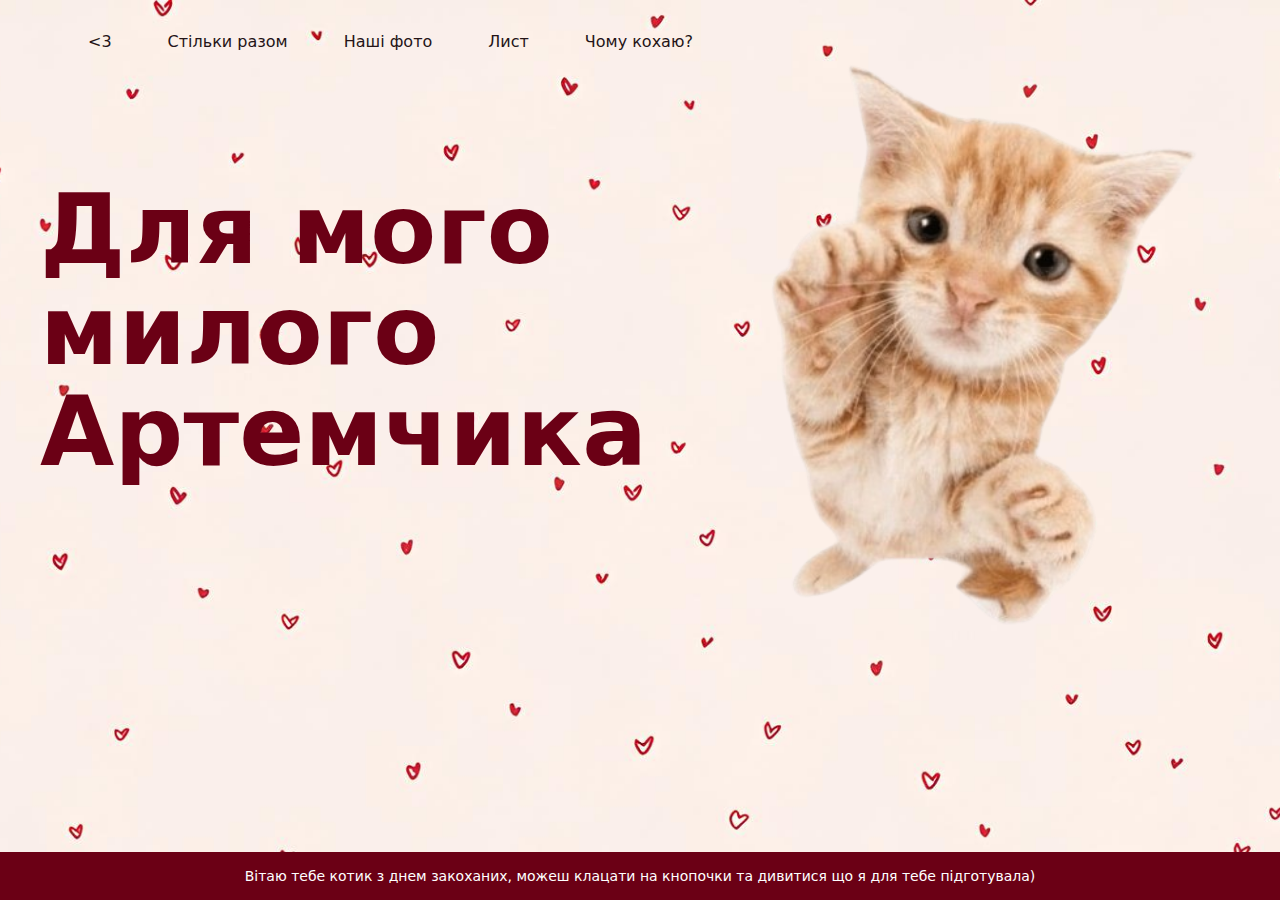
<file: index.html>
<!doctype html>
<html lang="uk">
  <head>
    <meta charset="utf-8" />
    <meta name="viewport" content="width=device-width, initial-scale=1" />
    <title>Для котусі</title>
    <link rel="stylesheet" href="style.css" />
  </head>
  <body>
    <header>
      <ul>
        <li><a href="./index.html">&lt;3</a></li>
        <li><a href="./desktop2.html">Стільки разом </a></li>
        <li><a href="./desktop3.html">Наші фото</a></li>
        <li><a href="./desktop4.html">Лист</a></li>
        <li><a href="./desktop5.html">Чому кохаю?</a></li>
      </ul>
    </header>
    <h1>
      Для мого<br />
      милого<br />
      Артемчика
    </h1>
    <div>
      <img src="./image/red-cat.png" alt="red cat" />
    </div>
    <footer>
      <h3>
        Вітаю тебе котик з днем закоханих, можеш клацати на кнопочки та дивитися
        що я для тебе підготувала)
      </h3>
    </footer>
  </body>
</html>
</file>
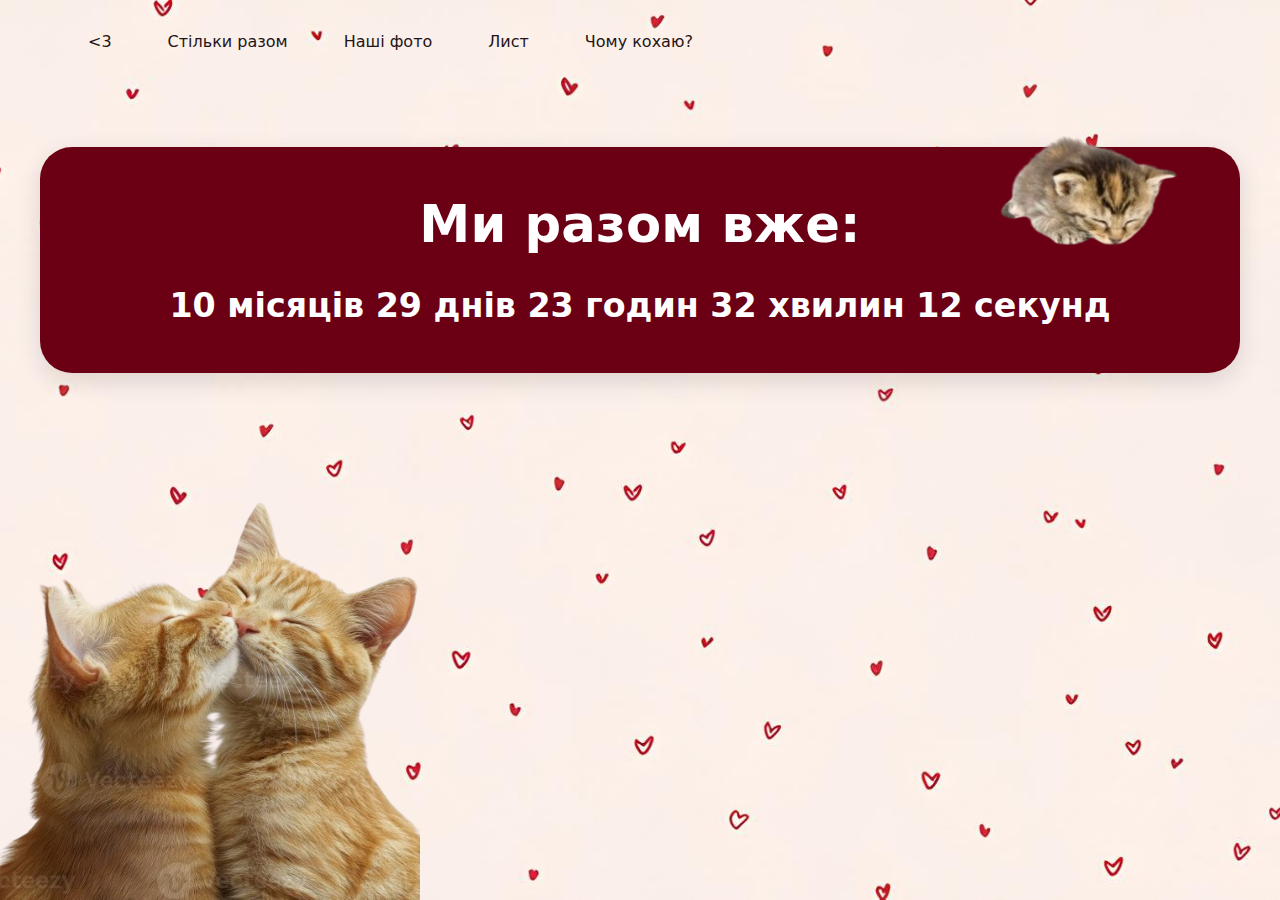
<file: desktop2.html>
<!doctype html>
<html lang="uk">
  <head>
    <meta charset="UTF-8" />
    <meta name="viewport" content="width=device-width, initial-scale=1.0" />
    <title>Скільки ми разом</title>
    <link rel="stylesheet" href="style.css" />
  </head>
  <body>
    <header>
      <ul>
        <li><a href="./loveme.html">&lt;3</a></li>
        <li><a href="./desktop2.html">Стільки разом </a></li>
        <li><a href="./desktop3.html">Наші фото</a></li>
        <li><a href="./desktop4.html">Лист</a></li>
        <li><a href="./desktop5.html">Чому кохаю?</a></li>
      </ul>
    </header>
    <div>
      <img src="./image/sleep-cat.png" alt="sleep cat" />
    </div>
    <div class="timer">
      <h2>Ми разом вже:</h2>
      <p id="loveTimer"></p>
    </div>
    <script>
      const startDate = new Date("2025-08-24T18:50:00");

      function updateTimer() {
        const now = new Date();

        let years = now.getFullYear() - startDate.getFullYear();
        let months = now.getMonth() - startDate.getMonth();
        let days = now.getDate() - startDate.getDate();
        let hours = now.getHours() - startDate.getHours();
        let minutes = now.getMinutes() - startDate.getMinutes();
        let seconds = now.getSeconds() - startDate.getSeconds();

        if (seconds < 0) {
          seconds += 60;
          minutes--;
        }

        if (minutes < 0) {
          minutes += 60;
          hours--;
        }

        if (hours < 0) {
          hours += 24;
          days--;
        }

        if (days < 0) {
          const lastMonth = new Date(now.getFullYear(), now.getMonth(), 0);
          days += lastMonth.getDate();
          months--;
        }

        if (months < 0) {
          months += 12;
          years--;
        }

        document.getElementById("loveTimer").innerHTML =
          `${months + years * 12} місяців ${days} днів ${hours} годин ${minutes} хвилин ${seconds} секунд `;
      }

      updateTimer();
      setInterval(updateTimer, 1000);
    </script>
    <div>
      <img src="./image/love-cat.png" alt="kiss cat" />
    </div>
  </body>
</html>
</file>
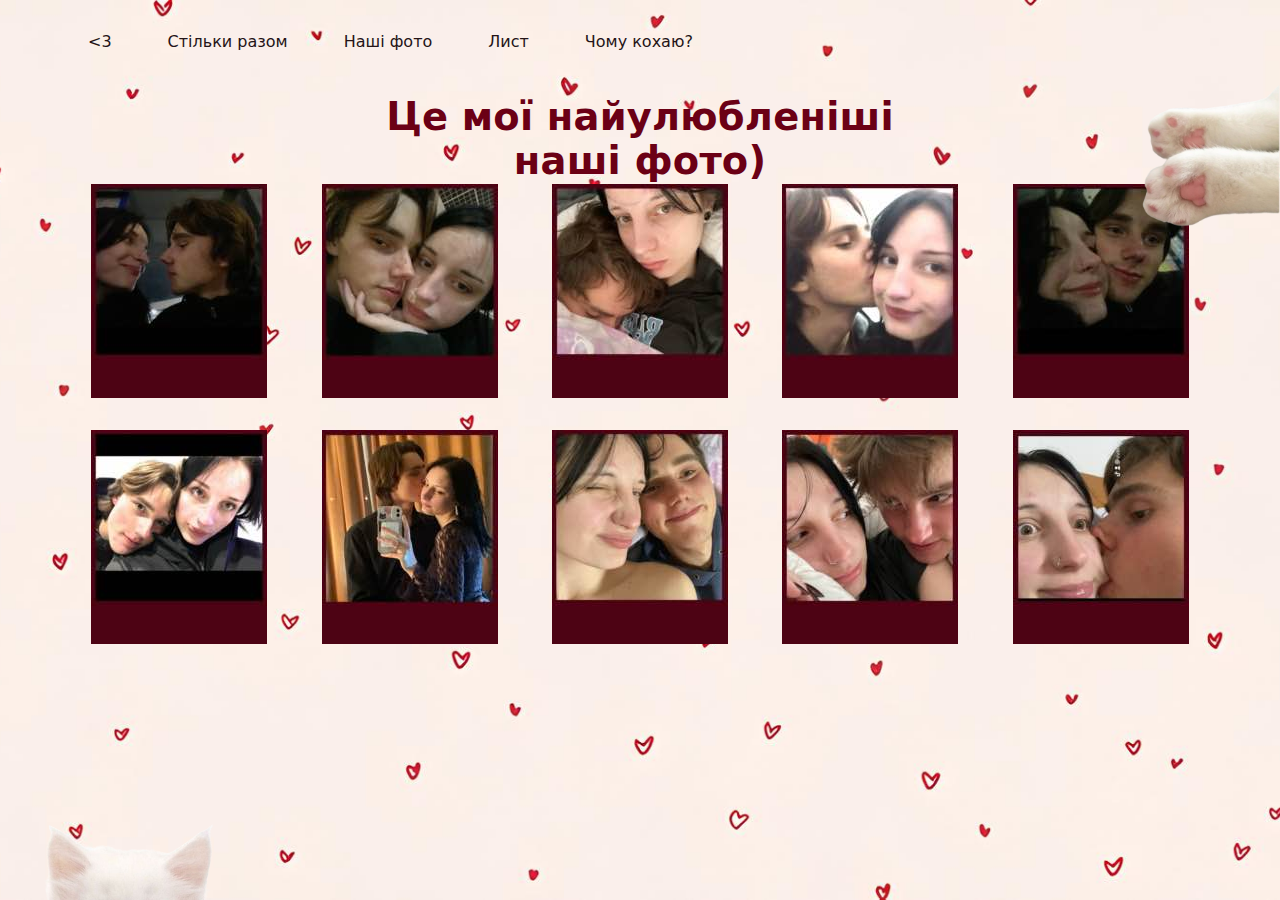
<file: desktop3.html>
<!doctype html>
<html lang="uk">
  <head>
    <meta charset="utf-8" />
    <meta name="viewport" content="width=device-width, initial-scale=1" />
    <title>Для котусі</title>
    <link rel="stylesheet" href="style.css" />
  </head>
  <body>
    <header>
      <ul>
        <li><a href="./loveme.html">&lt;3</a></li>
        <li><a href="./desktop2.html">Стільки разом </a></li>
        <li><a href="./desktop3.html">Наші фото</a></li>
        <li><a href="./desktop4.html">Лист</a></li>
        <li><a href="./desktop5.html">Чому кохаю?</a></li>
      </ul>
    </header>
    <div>
      <img src="./image/paws-cat.png" alt="paws cat" />
    </div>
    <section class="gallery">
      <h2>Це мої найулюбленіші<br />наші фото)</h2>

      <div class="photo-grid">
        <div class="photo"><img src="./image/photo1.jpg" alt="1" /></div>
        <div class="photo"><img src="./image/photo2.jpg" alt="2" /></div>
        <div class="photo"><img src="./image/photo3.jpg" alt="3" /></div>
        <div class="photo"><img src="./image/photo4.jpg" alt="4" /></div>
        <div class="photo"><img src="./image/photo5.jpg" alt="5" /></div>
        <div class="photo"><img src="./image/photo6.jpg" alt="6" /></div>
        <div class="photo"><img src="./image/photo7.jpg" alt="7" /></div>
        <div class="photo"><img src="./image/photo8.jpg" alt="8" /></div>
        <div class="photo"><img src="./image/photo9.jpg" alt="9" /></div>
        <div class="photo"><img src="./image/photo10.jpg" alt="10" /></div>
      </div>
    </section>
    <div>
      <img src="./image/ears-cat.png" alt="ears cat" />
    </div>
  </body>
</html>
</file>
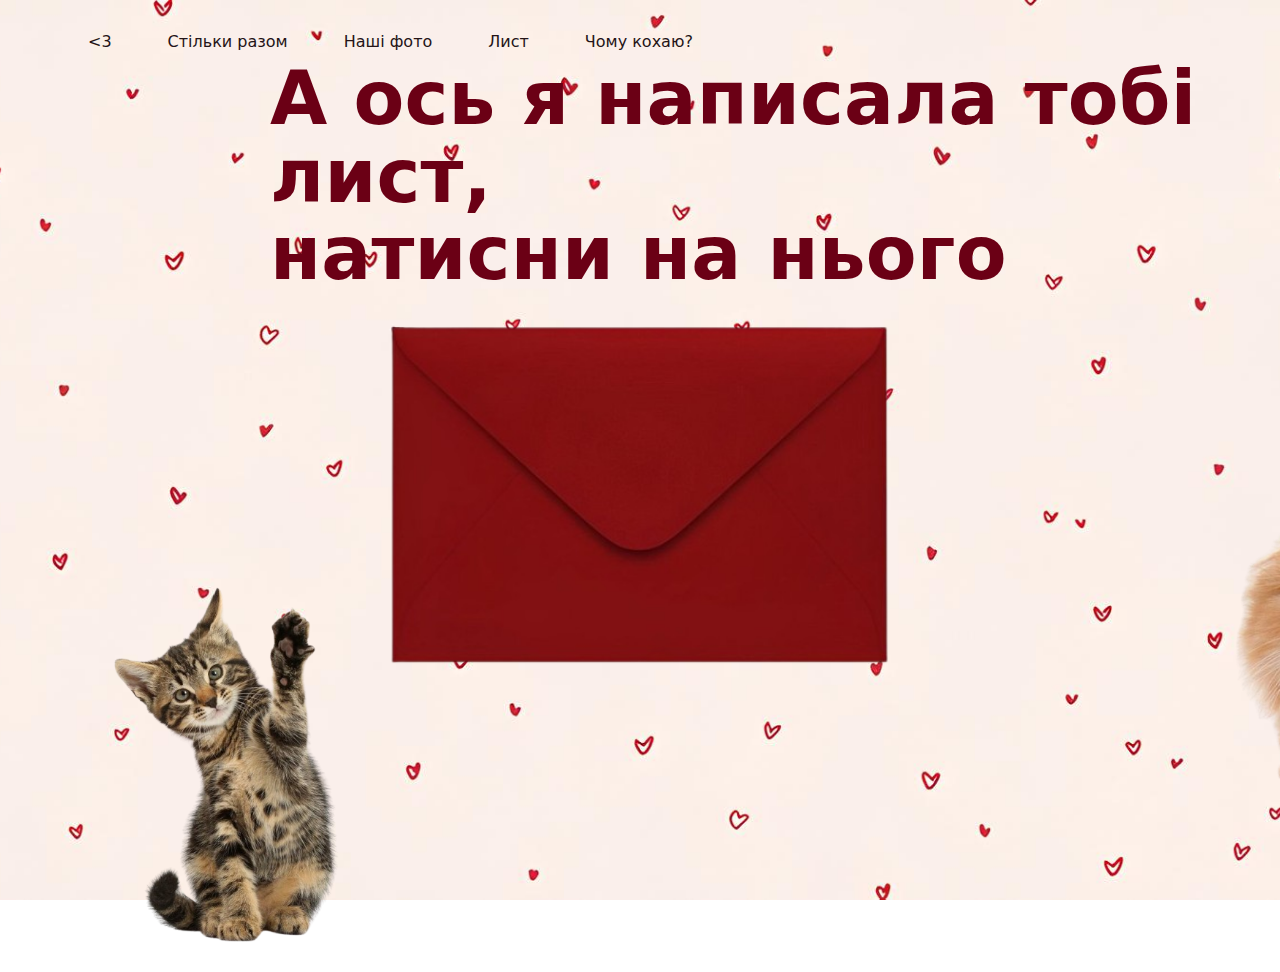
<file: desktop4.html>
<!doctype html>
<html lang="uk">
  <head>
    <meta charset="utf-8" />
    <meta name="viewport" content="width=device-width, initial-scale=1" />
    <title>Для котусі</title>
    <link rel="stylesheet" href="style.css" />
  </head>
  <body>
    <header>
      <ul>
        <li><a href="./loveme.html">&lt;3</a></li>
        <li><a href="./desktop2.html">Стільки разом </a></li>
        <li><a href="./desktop3.html">Наші фото</a></li>
        <li><a href="./desktop4.html">Лист</a></li>
        <li><a href="./desktop5.html">Чому кохаю?</a></li>
      </ul>
    </header>
    <h2>
      А ось я написала тобі лист,<br />
      натисни на нього
    </h2>
    <img src="./image/kiss-cat.png" alt="kiss cat" />
    <img src="./image/cat-rabi.png" alt="cat rabiy" />
    <a href="./desktop41.html">
      <img src="./image/Envelope.png" alt="list" />
    </a>
  </body>
</html>
</file>
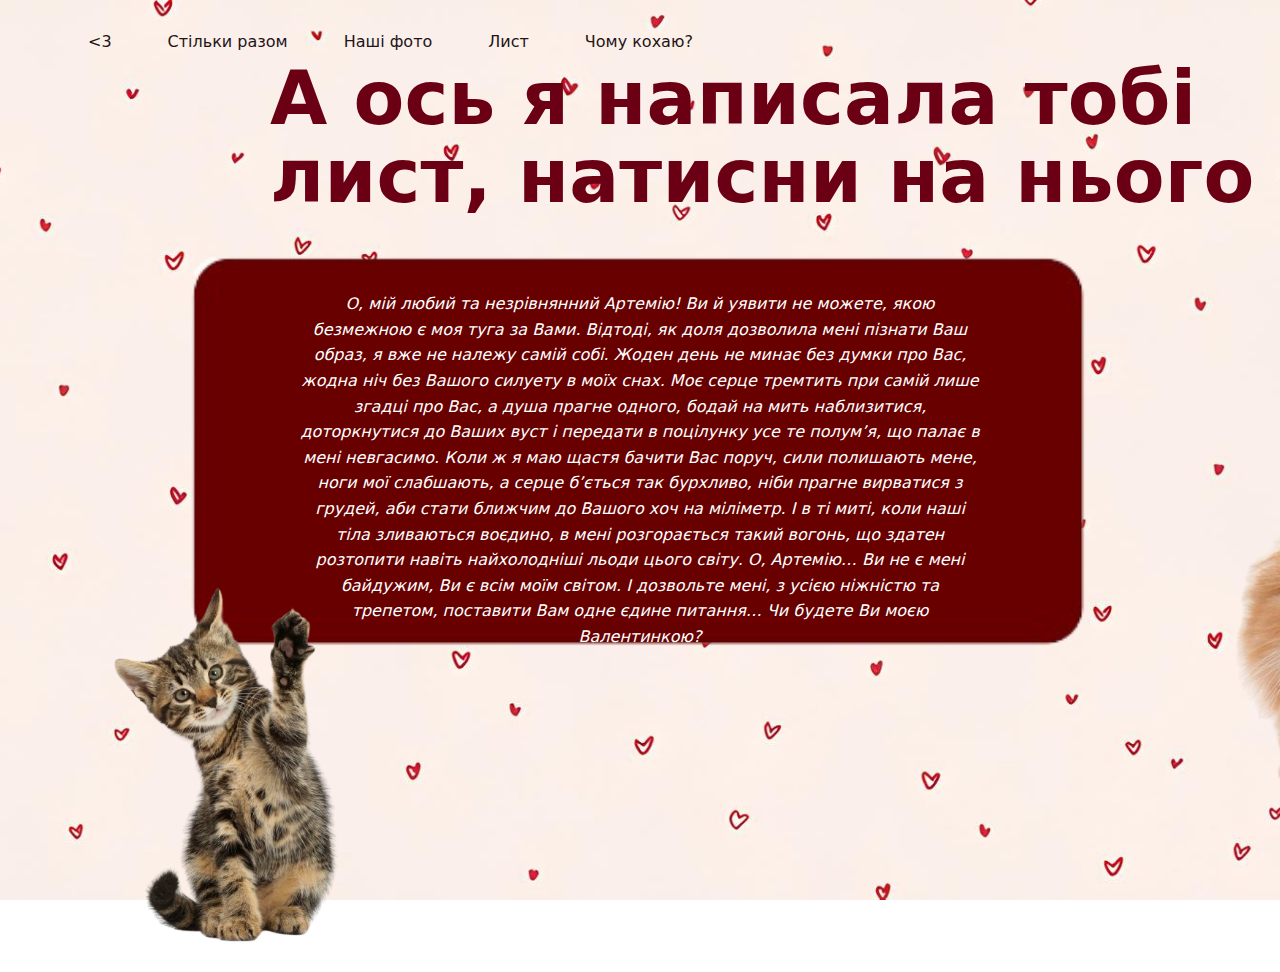
<file: desktop41.html>
<!doctype html>
<html lang="uk">
  <head>
    <meta charset="utf-8" />
    <meta name="viewport" content="width=device-width, initial-scale=1" />
    <title>Для котусі</title>
    <link rel="stylesheet" href="style.css" />
  </head>
  <body>
    <header>
      <ul>
        <li><a href="./loveme.html">&lt;3</a></li>
        <li><a href="./desktop2.html">Стільки разом </a></li>
        <li><a href="./desktop3.html">Наші фото</a></li>
        <li><a href="./desktop4.html">Лист</a></li>
        <li><a href="./desktop5.html">Чому кохаю?</a></li>
      </ul>
    </header>
    <h2>А ось я написала тобі лист, натисни на нього</h2>
    <img src="./image/kiss-cat.png" alt="kiss cat" />
    <img src="./image/cat-rabi.png" alt="cat rabiy" />

    <img src="./image/kvadrat.png" alt="kvadrat" />
    <p>
      О, мій любий та незрівнянний Артемію! Ви й уявити не можете, якою
      безмежною є моя туга за Вами. Відтоді, як доля дозволила мені пізнати Ваш
      образ, я вже не належу самій собі. Жоден день не минає без думки про Вас,
      жодна ніч без Вашого силуету в моїх снах. Моє серце тремтить при самій
      лише згадці про Вас, а душа прагне одного, бодай на мить наблизитися,
      доторкнутися до Ваших вуст і передати в поцілунку усе те полум’я, що палає
      в мені невгасимо. Коли ж я маю щастя бачити Вас поруч, сили полишають
      мене, ноги мої слабшають, а серце б’ється так бурхливо, ніби прагне
      вирватися з грудей, аби стати ближчим до Вашого хоч на міліметр. І в ті
      миті, коли наші тіла зливаються воєдино, в мені розгорається такий вогонь,
      що здатен розтопити навіть найхолодніші льоди цього світу. О, Артемію… Ви
      не є мені байдужим, Ви є всім моїм світом. І дозвольте мені, з усією
      ніжністю та трепетом, поставити Вам одне єдине питання… Чи будете Ви моєю
      Валентинкою?
    </p>
  </body>
</html>
</file>
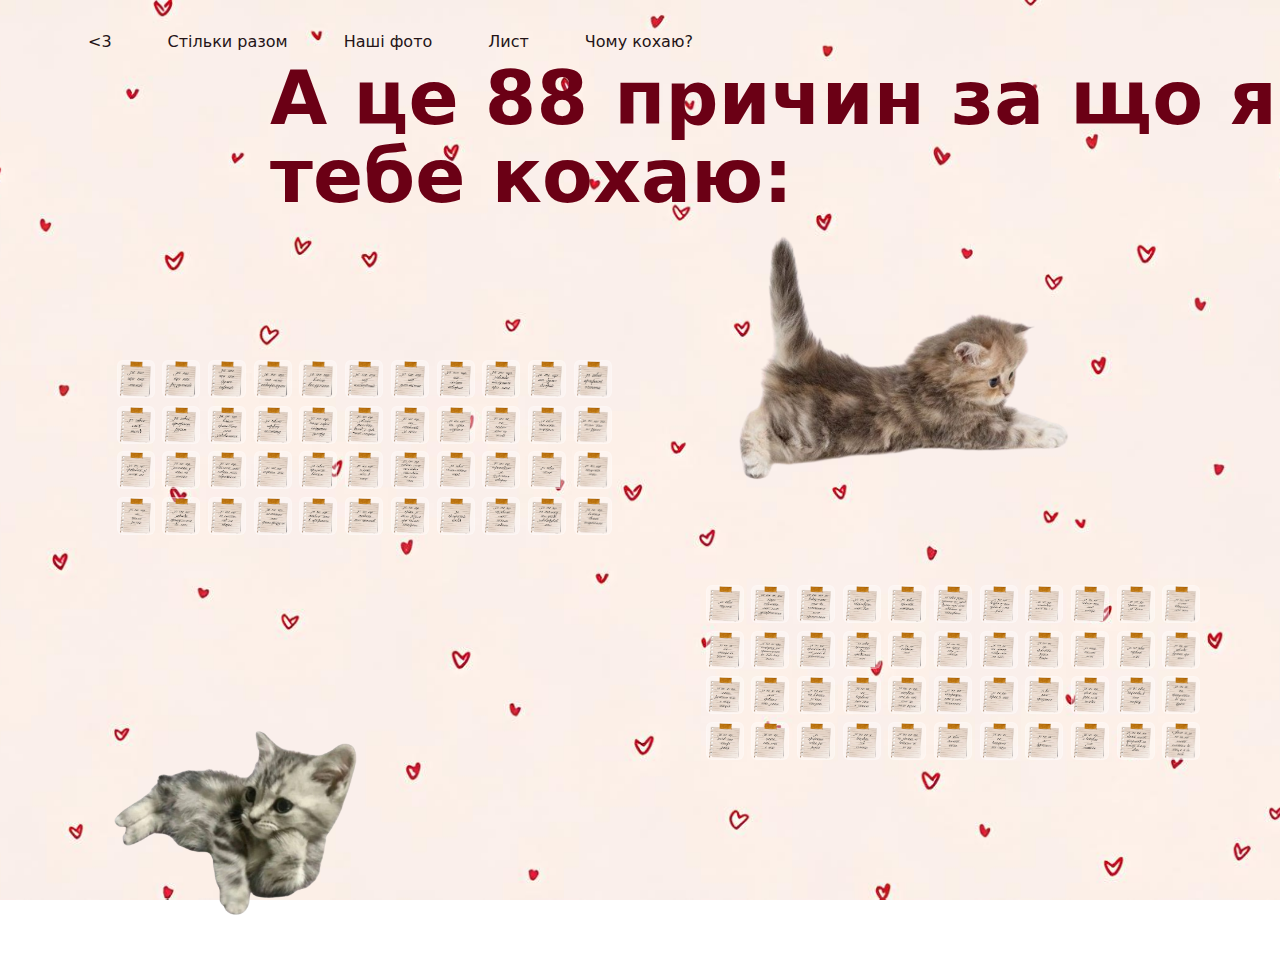
<file: desktop5.html>
<!doctype html>
<html lang="uk">
  <head>
    <meta charset="utf-8" />
    <meta name="viewport" content="width=device-width, initial-scale=1" />
    <title>Для котусі</title>
    <link rel="stylesheet" href="style.css" />
  </head>
  <body>
    <header>
      <ul>
        <li><a href="./loveme.html">&lt;3</a></li>
        <li><a href="./desktop2.html">Стільки разом </a></li>
        <li><a href="./desktop3.html">Наші фото</a></li>
        <li><a href="./desktop4.html">Лист</a></li>
        <li><a href="./desktop5.html">Чому кохаю?</a></li>
      </ul>
    </header>
    <h2>А це 88 причин за що я тебе кохаю:</h2>
    <section class="notes left">
      <!-- просто копіюй до 44 -->
      <div class="note" style="--img: url(&quot;images/1.jpg&quot;)">
        <img src="images/1.png" />
      </div>

      <div class="note" style="--img: url(&quot;images/2.jpg&quot;)">
        <img src="images/2.png" />
      </div>

      <div class="note" style="--img: url(&quot;images/3.jpg&quot;)">
        <img src="images/3.png" />
      </div>

      <div class="note" style="--img: url(&quot;images/4.jpg&quot;)">
        <img src="images/4.png" />
      </div>

      <div class="note" style="--img: url(&quot;images/5.jpg&quot;)">
        <img src="images/5.png" />
      </div>
      <div class="note" style="--img: url(&quot;images/6.jpg&quot;)">
        <img src="images/6.png" />
      </div>

      <div class="note" style="--img: url(&quot;images/7.jpg&quot;)">
        <img src="images/7.png" />
      </div>

      <div class="note" style="--img: url(&quot;images/8.jpg&quot;)">
        <img src="images/8.png" />
      </div>

      <div class="note" style="--img: url(&quot;images/9.jpg&quot;)">
        <img src="images/9.png" />
      </div>

      <div class="note" style="--img: url(&quot;images/10.jpg&quot;)">
        <img src="images/10.png" />
      </div>
      <div class="note" style="--img: url(&quot;images/11.jpg&quot;)">
        <img src="images/11.png" />
      </div>

      <div class="note" style="--img: url(&quot;images/12.jpg&quot;)">
        <img src="images/12.png" />
      </div>

      <div class="note" style="--img: url(&quot;images/13.jpg&quot;)">
        <img src="images/13.png" />
      </div>

      <div class="note" style="--img: url(&quot;images/14.jpg&quot;)">
        <img src="images/14.png" />
      </div>

      <div class="note" style="--img: url(&quot;images/15.jpg&quot;)">
        <img src="images/15.png" />
      </div>
      <div class="note" style="--img: url(&quot;images/16.jpg&quot;)">
        <img src="images/16.png" />
      </div>

      <div class="note" style="--img: url(&quot;images/17.jpg&quot;)">
        <img src="images/17.png" />
      </div>

      <div class="note" style="--img: url(&quot;images/18.jpg&quot;)">
        <img src="images/18.png" />
      </div>

      <div class="note" style="--img: url(&quot;images/19.jpg&quot;)">
        <img src="images/19.png" />
      </div>

      <div class="note" style="--img: url(&quot;images/20.jpg&quot;)">
        <img src="images/20.png" />
      </div>
      <div class="note" style="--img: url(&quot;images/21.jpg&quot;)">
        <img src="images/21.png" />
      </div>
      <div class="note" style="--img: url(&quot;images/22.jpg&quot;)">
        <img src="images/22.png" />
      </div>

      <div class="note" style="--img: url(&quot;images/23.jpg&quot;)">
        <img src="images/23.png" />
      </div>

      <div class="note" style="--img: url(&quot;images/24.jpg&quot;)">
        <img src="images/24.png" />
      </div>

      <div class="note" style="--img: url(&quot;images/25.jpg&quot;)">
        <img src="images/25.png" />
      </div>

      <div class="note" style="--img: url(&quot;images/26.jpg&quot;)">
        <img src="images/26.png" />
      </div>
      <div class="note" style="--img: url(&quot;images/27.jpg&quot;)">
        <img src="images/27.png" />
      </div>
      <div class="note" style="--img: url(&quot;images/28.jpg&quot;)">
        <img src="images/28.png" />
      </div>
      <div class="note" style="--img: url(&quot;images/29.jpg&quot;)">
        <img src="images/29.png" />
      </div>

      <div class="note" style="--img: url(&quot;images/30.jpg&quot;)">
        <img src="images/30.png" />
      </div>

      <div class="note" style="--img: url(&quot;images/31.jpg&quot;)">
        <img src="images/31.png" />
      </div>

      <div class="note" style="--img: url(&quot;images/32.jpg&quot;)">
        <img src="images/32.png" />
      </div>

      <div class="note" style="--img: url(&quot;images/33.jpg&quot;)">
        <img src="images/33.png" />
      </div>
      <div class="note" style="--img: url(&quot;images/34.jpg&quot;)">
        <img src="images/34.png" />
      </div>
      <div class="note" style="--img: url(&quot;images/35.jpg&quot;)">
        <img src="images/35.png" />
      </div>
      <div class="note" style="--img: url(&quot;images/36.jpg&quot;)">
        <img src="images/36.png" />
      </div>

      <div class="note" style="--img: url(&quot;images/37.jpg&quot;)">
        <img src="images/37.png" />
      </div>

      <div class="note" style="--img: url(&quot;images/38.jpg&quot;)">
        <img src="images/38.png" />
      </div>

      <div class="note" style="--img: url(&quot;images/39.jpg&quot;)">
        <img src="images/39.png" />
      </div>

      <div class="note" style="--img: url(&quot;images/40.jpg&quot;)">
        <img src="images/40.png" />
      </div>
      <div class="note" style="--img: url(&quot;images/41.jpg&quot;)">
        <img src="images/41.png" />
      </div>

      <div class="note" style="--img: url(&quot;images/42.jpg&quot;)">
        <img src="images/42.png" />
      </div>

      <div class="note" style="--img: url(&quot;images/43.jpg&quot;)">
        <img src="images/43.png" />
      </div>

      <div class="note" style="--img: url(&quot;images/44.jpg&quot;)">
        <img src="images/44.png" />
      </div>
    </section>

    <!-- ПРАВА СІТКА -->
    <section class="notes right">
      <div class="note" style="--img: url(&quot;images/45.jpg&quot;)">
        <img src="images/45.png" />
      </div>

      <div class="note" style="--img: url(&quot;images/46.jpg&quot;)">
        <img src="images/46.png" />
      </div>

      <div class="note" style="--img: url(&quot;images/47.jpg&quot;)">
        <img src="images/47.png" />
      </div>

      <div class="note" style="--img: url(&quot;images/48.jpg&quot;)">
        <img src="images/48.png" />
      </div>

      <div class="note" style="--img: url(&quot;images/49.jpg&quot;)">
        <img src="images/49.png" />
      </div>

      <div class="note" style="--img: url(&quot;images/50.jpg&quot;)">
        <img src="images/50.png" />
      </div>

      <div class="note" style="--img: url(&quot;images/51.jpg&quot;)">
        <img src="images/51.png" />
      </div>

      <div class="note" style="--img: url(&quot;images/52.jpg&quot;)">
        <img src="images/52.png" />
      </div>
      <div class="note" style="--img: url(&quot;images/53.jpg&quot;)">
        <img src="images/53.png" />
      </div>

      <div class="note" style="--img: url(&quot;images/54.jpg&quot;)">
        <img src="images/54.png" />
      </div>

      <div class="note" style="--img: url(&quot;images/55.jpg&quot;)">
        <img src="images/55.png" />
      </div>

      <div class="note" style="--img: url(&quot;images/56.jpg&quot;)">
        <img src="images/56.png" />
      </div>
      <div class="note" style="--img: url(&quot;images/57.jpg&quot;)">
        <img src="images/57.png" />
      </div>

      <div class="note" style="--img: url(&quot;images/58.jpg&quot;)">
        <img src="images/58.png" />
      </div>

      <div class="note" style="--img: url(&quot;images/59.jpg&quot;)">
        <img src="images/59.png" />
      </div>

      <div class="note" style="--img: url(&quot;images/60.jpg&quot;)">
        <img src="images/60.png" />
      </div>

      <div class="note" style="--img: url(&quot;images/61.jpg&quot;)">
        <img src="images/61.png" />
      </div>

      <div class="note" style="--img: url(&quot;images/62.jpg&quot;)">
        <img src="images/62.png" />
      </div>

      <div class="note" style="--img: url(&quot;images/63.jpg&quot;)">
        <img src="images/63.png" />
      </div>

      <div class="note" style="--img: url(&quot;images/64.jpg&quot;)">
        <img src="images/64.png" />
      </div>
      <div class="note" style="--img: url(&quot;images/65.jpg&quot;)">
        <img src="images/65.png" />
      </div>

      <div class="note" style="--img: url(&quot;images/66.jpg&quot;)">
        <img src="images/66.png" />
      </div>

      <div class="note" style="--img: url(&quot;images/67.jpg&quot;)">
        <img src="images/67.png" />
      </div>

      <div class="note" style="--img: url(&quot;images/68.jpg&quot;)">
        <img src="images/68.png" />
      </div>
      <div class="note" style="--img: url(&quot;images/69.jpg&quot;)">
        <img src="images/69.png" />
      </div>

      <div class="note" style="--img: url(&quot;images/70.jpg&quot;)">
        <img src="images/70.png" />
      </div>

      <div class="note" style="--img: url(&quot;images/71.jpg&quot;)">
        <img src="images/71.png" />
      </div>

      <div class="note" style="--img: url(&quot;images/72.jpg&quot;)">
        <img src="images/72.png" />
      </div>

      <div class="note" style="--img: url(&quot;images/73.jpg&quot;)">
        <img src="images/73.png" />
      </div>
      <div class="note" style="--img: url(&quot;images/74.jpg&quot;)">
        <img src="images/74.png" />
      </div>

      <div class="note" style="--img: url(&quot;images/75.jpg&quot;)">
        <img src="images/75.png" />
      </div>
      <div class="note" style="--img: url(&quot;images/76.jpg&quot;)">
        <img src="images/76.png" />
      </div>
      <div class="note" style="--img: url(&quot;images/77.jpg&quot;)">
        <img src="images/77.png" />
      </div>

      <div class="note" style="--img: url(&quot;images/78.jpg&quot;)">
        <img src="images/78.png" />
      </div>
      <div class="note" style="--img: url(&quot;images/79.jpg&quot;)">
        <img src="images/79.png" />
      </div>

      <div class="note" style="--img: url(&quot;images/80.jpg&quot;)">
        <img src="images/80.png" />
      </div>

      <div class="note" style="--img: url(&quot;images/81.jpg&quot;)">
        <img src="images/81.png" />
      </div>
      <div class="note" style="--img: url(&quot;images/82.jpg&quot;)">
        <img src="images/82.png" />
      </div>

      <div class="note" style="--img: url(&quot;images/83.jpg&quot;)">
        <img src="images/83.png" />
      </div>

      <div class="note" style="--img: url(&quot;images/84.jpg&quot;)">
        <img src="images/84.png" />
      </div>

      <div class="note" style="--img: url(&quot;images/85.jpg&quot;)">
        <img src="images/85.png" />
      </div>
      <div class="note" style="--img: url(&quot;images/86.jpg&quot;)">
        <img src="images/86.png" />
      </div>

      <div class="note" style="--img: url(&quot;images/87.jpg&quot;)">
        <img src="images/87.png" />
      </div>

      <div class="note" style="--img: url(&quot;images/88.jpg&quot;)">
        <img src="images/88.png" />
      </div>
    </section>
    <div>
      <img src="./image/cat-rab.png" alt="red cat" />
    </div>
    <img src="./image/kitty.png" alt="kitty" />
  </body>
</html>
</file>
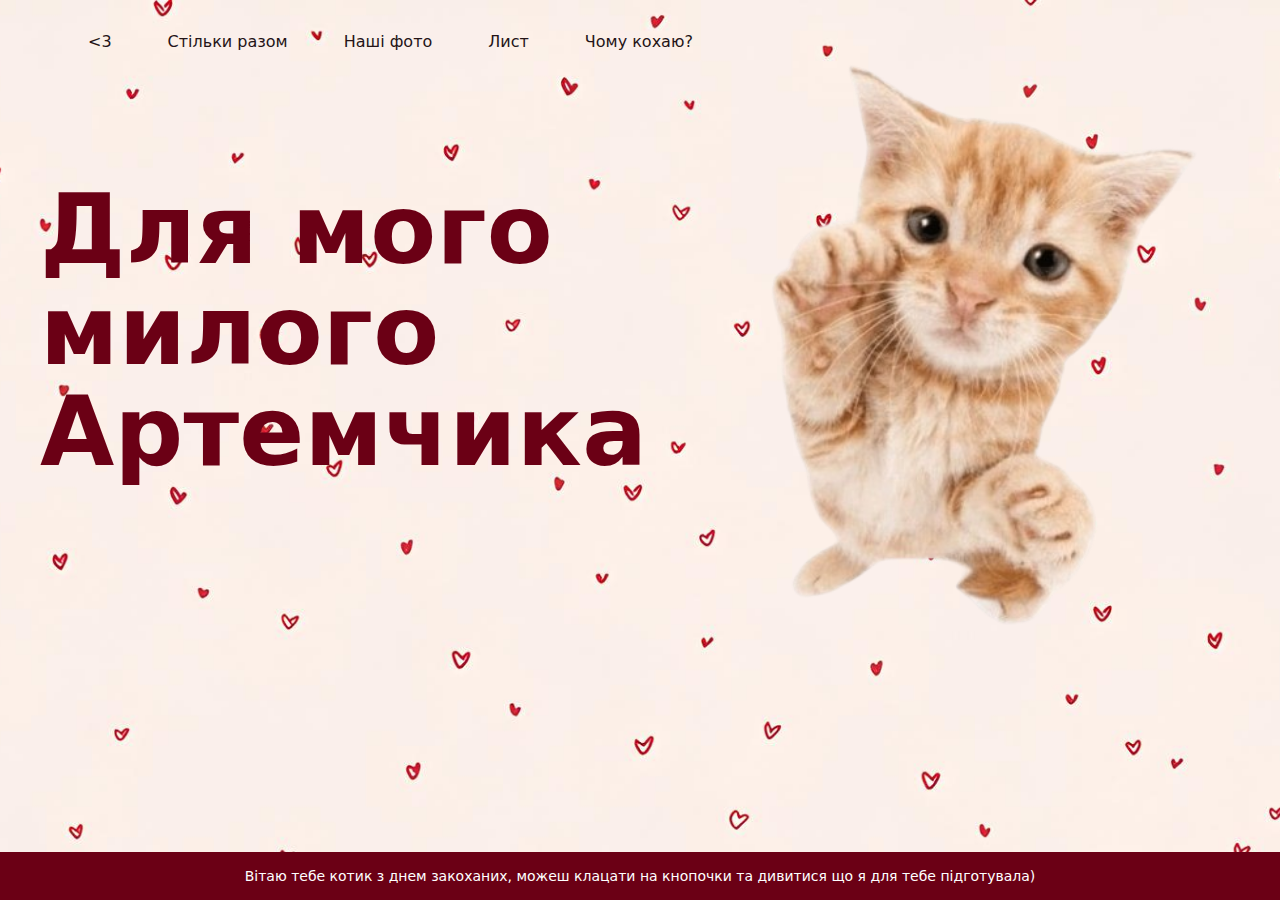
<file: loveme.html>
<!doctype html>
<html lang="uk">
  <head>
    <meta charset="utf-8" />
    <meta name="viewport" content="width=device-width, initial-scale=1" />
    <title>Для котусі</title>
    <link rel="stylesheet" href="style.css" />
  </head>
  <body>
    <header>
      <ul>
        <li><a href="./loveme.html">&lt;3</a></li>
        <li><a href="./desktop2.html">Стільки разом </a></li>
        <li><a href="./desktop3.html">Наші фото</a></li>
        <li><a href="./desktop4.html">Лист</a></li>
        <li><a href="./desktop5.html">Чому кохаю?</a></li>
      </ul>
    </header>
    <h1>
      Для мого<br />
      милого<br />
      Артемчика
    </h1>
    <div>
      <img src="./image/red-cat.png" alt="red cat" />
    </div>
    <footer>
      <h3>
        Вітаю тебе котик з днем закоханих, можеш клацати на кнопочки та дивитися
        що я для тебе підготувала)
      </h3>
    </footer>
  </body>
</html>
</file>
<file: style.css>
:root {
  --u: 4px;

  --bg: #e9e1de;       
  --text: #1a0f12;
  --accent: #6b0015;    
  --accent-2: #7a0018;
  --white: #ffffff;

  --radius-xl: calc(var(--u) * 8);  
  --radius-lg: calc(var(--u) * 6);  
  --radius-md: calc(var(--u) * 4);  

  --shadow-soft: 0 calc(var(--u) * 2) calc(var(--u) * 6) rgba(0,0,0,.12);

  --container: 1200px;
}


* { box-sizing: border-box; }
html, body { height: 100%; }
body{
  margin: 0;
  font-family: system-ui, -apple-system, "Segoe UI", Roboto, Arial, sans-serif;
  color: var(--text);

  background: url("./image/background.jpg") center / cover no-repeat fixed;
}

main, header, footer, section, .timer, .gallery {
  max-width: var(--container);
  margin-left: auto;
  margin-right: auto;
  padding-left: calc(var(--u) * 10);  
  padding-right: calc(var(--u) * 10); 
}


header {
  padding-top: calc(var(--u) * 8);   
  padding-bottom: calc(var(--u) * 6);
}

header ul {
  list-style: none;
  margin: 0;
  padding: 0;

  display: flex;
  align-items: center;
  gap: calc(var(--u) * 10);
}

header a {
  text-decoration: none;
  color: #241417;
  font-size: calc(var(--u) * 4);  
  line-height: 1.2;
  padding: calc(var(--u) * 2) calc(var(--u) * 2); 
  border-radius: calc(var(--u) * 2); /* 8 */
}

header a:hover {
  color: var(--accent);
}

/* “активне” посилання (якщо захочеш — додай class="active" у потрібний <a>) */
header a.active {
  color: var(--accent);
  font-weight: 700;
}

/* =========================
   TITLES
========================= */
h1, h2 {
  margin: 0;
  color: var(--accent);
  font-weight: 800;
  letter-spacing: .2px;
}

h1 {
  font-size: clamp(40px, 5vw, 72px);
  line-height: 1.05;
}

h2 {
  font-size: clamp(24px, 3vw, 40px);
  line-height: 1.15;
}

/* =========================
   PAGE: loveme.html (головна)
   (структура: h1 + div img + footer) :contentReference[oaicite:5]{index=5}
========================= */
/* ГОЛОВНА: робимо полотно як у фреймі */
body{
  margin: 0;
  height: 100vh;
  overflow: hidden;
}
body > h1{
  position: absolute;
  left: 40px;          /* можеш підкрутити, але кратно 4 */
  top: 180px;          /* теж підкрутити, кратно 4 */
  margin: 0;

  color: #6b0015;
  font-weight: 800;
  font-size: 96px;     /* якщо треба більше/менше — скажеш */
  line-height: 1.05;
}
img[src*="red-cat"]{
  position: absolute !important;
  right: 4px !important;
  left: auto !important;
  top: 20px !important;
  width: 653px !important;
  height: 653px !important;
}

/* нижня бордова плашка */
footer{
  max-width: none !important;
  width: 100% !important;
  margin: 0 !important;
  left: 0;
  right: 0;

  position: fixed;
  bottom: 0;
  background: #6b0015;
  color: #fff;
  padding: 16px 0; /* тільки верх/низ */
  text-align: center;
}

footer h3 {
  margin: 0;
  font-size: calc(var(--u) * 3.5); /* 14 */
  font-weight: 500;
  text-align: center;
}

/* =========================
   PAGE: desktop2.html (таймер) :contentReference[oaicite:6]{index=6}
========================= */
.timer {
  margin-top: calc(var(--u) * 18);  /* 72 */
  background: var(--accent);
  border-radius: var(--radius-xl);
  box-shadow: var(--shadow-soft);
  padding: calc(var(--u) * 12);     /* 48 */
  text-align: center;
  color: var(--white);
}

.timer h2 {
  color: var(--white);
  font-size: clamp(32px, 4vw, 56px);
  margin-bottom: calc(var(--u) * 8); /* 32 */
}

#loveTimer {
  margin: 0;
  font-size: clamp(20px, 2.6vw, 40px);
  font-weight: 700;
}

/* коти на сторінці таймера: sleep-cat (вгорі справа), love-cat (знизу зліва) */
img[src*="sleep-cat"]{
  position: absolute;
  right: -20px;  /* щоб трохи "вилазив" */
  top: -20px;

  width: 420px;
  height: auto;
}

img[src*="love-cat"]{
  position: fixed;   /* ВАЖЛИВО */
  left: 0;
  bottom: 0;

  width: 420px; /* піджени якщо треба */
  height: auto;
}

/* =========================
   PAGE: desktop3.html (галерея) :contentReference[oaicite:7]{index=7}
========================= */
.gallery {
  padding-top: 20px; /* 40px від верху */
  padding-bottom: 40px;
  text-align: center;
}

.gallery h1{
  margin: 0; /* прибираємо зайві відступи */
}
/* сітка 2×5 */
.photo-grid {
  display: grid;
  grid-template-columns: repeat(5, minmax(120px, 1fr));
  gap: calc(var(--u) * 8); /* 32 */
  align-items: start;
  justify-items: center;
  padding-bottom: calc(var(--u) * 14); /* 56 */
}

.photo{
  border: none;
  box-shadow: none;
  background: none;
}
.photo img{
  width: 100%;
  height: 100%;
  object-fit: cover;
  display: block;
}

/* лапки/вушка кота як декор */
img[src*="ears-cat"]{
  position: fixed;
  left: 0;
  bottom: 0;

  width: 260px; /* піджени під макет */
  height: auto;
}
img[src*="paws-cat"]{
  position: absolute;
  right: 0;
  top: 80px; /* піджени під рівень тексту */

  width: 180px;
  height: auto;
}

/* =========================
   PAGE: desktop4.html (лист з конвертом) :contentReference[oaicite:8]{index=8}
========================= */
body > h2{
  position: absolute;
  left: 270px;          /* можеш підкрутити, але кратно 4 */
  top: 60px;          /* теж підкрутити, кратно 4 */
  margin: 0;

  color: #6b0015;
  font-weight: 800;
  font-size: 74px;     /* якщо треба більше/менше — скажеш */
  line-height: 1.05;
}
img[src*="Envelope"] {
  display: block;
  margin: 0 auto;
  margin-top: 140px;

  width: 560px;
  height: auto;

  position: relative;
  z-index: 1;
}
img[src*="kiss-cat"]{
  position: fixed;
  left: 1160px;
  bottom: 0;

  width: 420px;
}
img[src*="cat-rabi"]{
  position: fixed;
  right: 40px;
  bottom: 0;

  width: 420px;
}
/* =========================
   PAGE: desktop41.html (сам лист: квадрат + текст) :contentReference[oaicite:9]{index=9}
========================= */
img[src*="kvadrat"]{
  position: absolute;
  left: 50%;
  transform: translateX(-50%);

  top: 240px; /* ⬅️ піджени: 200 / 220 / 240 */
  width: min(900px, 86vw);
}

body > p {
  position: relative;
  z-index: 1;

  max-width: 800px;
  margin: 160px auto 0; /* ⬅️ має співпадати з квадратом */

  padding: 56px;

  color: #ffffff;        /* БІЛИЙ */
  font-style: italic;    /* КУРСИВ */
  line-height: 1.6;
  text-align: center;
}
/* =========================
   PAGE: desktop5.html (88 причин) :contentReference[oaicite:10]{index=10}
========================= */
/* ===== Заголовок на сторінці ===== */
/* щоб absolute елементи рахувалися від сторінки */
body{
  position: relative;
  min-height: 100vh;
}

/* ===== Заголовок як у Figma (2 рядки) ===== */
body > h2{
  position: absolute;
  left: 270px;          /* можеш підкрутити, але кратно 4 */
  top: 60px;          /* теж підкрутити, кратно 4 */
  margin: 0;

  color: #6b0015;
  font-weight: 800;
  font-size: 74px;     /* якщо треба більше/менше — скажеш */
  line-height: 1.05;
}

/* ===== СІТКИ 11×4 (44) ===== */
:root{
  --noteSize: clamp(38px, 1.3vw, 62px); /* менші квадрати як у Figma */
  --noteGap:  clamp(6px, 0.6vw, 12px);
  --noteRadius: 6px;
}

.notes{
  display: grid;
  gap: var(--noteGap);
  grid-template-columns: repeat(11, var(--noteSize));
  grid-auto-rows: var(--noteSize);
  z-index: 3;
}

/* ЛІВА СІТКА — нижче заголовка, лівіше */
.notes.left{
  position: absolute;
  left: 6%;
  top: 40%;
}

/* ПРАВА СІТКА — нижче і правіше */
.notes.right{
  position: absolute;
  left: 52%;
  top: 65%;
}


/* ===== Квадратик-нотка ===== */
.note{
  width: var(--noteSize);
  height: var(--noteSize);
  background: rgba(255,255,255,.35);
  border: 1px solid rgba(255,255,255,.18);
  border-radius: var(--noteRadius);
  overflow: hidden;

  position: relative;
  cursor: zoom-in;

  transition:
    transform .35s ease,
    box-shadow .35s ease,
    border-radius .35s ease,
    width .35s ease,
    height .35s ease;
}

.note img{
  width: 100%;
  height: 100%;
  display: block;
  object-fit: cover;
}

/* NOTE — базово */
.note{
  width: var(--noteSize);
  height: var(--noteSize);
  border-radius: var(--noteRadius);
  overflow: hidden;
  position: relative;
  cursor: zoom-in;

  /* важливо: для transform */
  transform-origin: center;
  transition: transform .35s ease, box-shadow .35s ease, border-radius .35s ease;
  z-index: 1;
}

/* затемнення фону (під час hover) */
.note::before{
  content:"";
  position: fixed;
  inset: 0;
  background: rgba(0,0,0,.35);
  backdrop-filter: blur(2px);
  opacity: 0;
  pointer-events: none;
  transition: opacity .25s ease;
  z-index: -1;
}

/* fullscreen через scale + перенос поверх всього */
.note:hover{
  z-index: 9999;
  cursor: zoom-out;

  /* робимо “великим” без position:fixed => не мигає */
  transform: scale(8); /* якщо мало/багато — скажеш, підкручу */
  border-radius: calc(var(--u) * 4);
  box-shadow: 0 calc(var(--u) * 12) calc(var(--u) * 30) rgba(0,0,0,.45);
}

/* вмикаємо фон */
.note:hover::before{
  opacity: 1;
}
/* ===== КОТИКИ (під макет) ===== */
img[src*="cat-rab"],   /* це твій великий котик зліва */
img[src*="kitty"]{     /* це лежачий котик справа */
  position: absolute;
  height: auto;
  pointer-events: none;
  z-index: 2;
}

/* котик ЗНИЗУ ЗЛІВА (невеликий як у Figma) */
img[src*="cat-rab"]{
  left: 6%;
  bottom: -8%;
  width: clamp(260px, 24vw, 420px);
}

/* лежачий котик СПРАВА зверху біля правої сітки */
img[src*="kitty"]{
  right: 8%;
  top: 22%;
  width: clamp(360px, 38vw, 520px);
}

/* ===== АДАПТИВ (щоб не ламалось) ===== */
@media (max-width: 1000px){
  .notes.left{ left: 8%; top: 34%; }
  .notes.right{ left: 50%; top: 60%; }
}

@media (max-width: 720px){
  body > h2{ max-width: 22ch; padding-top: calc(var(--u)*8); }

  /* сітки стають одна під одною */
  .notes.left,
  .notes.right{
    position: static;
    margin: calc(var(--u) * 8) auto 0;
    justify-content: center;
  }
}
</file>
